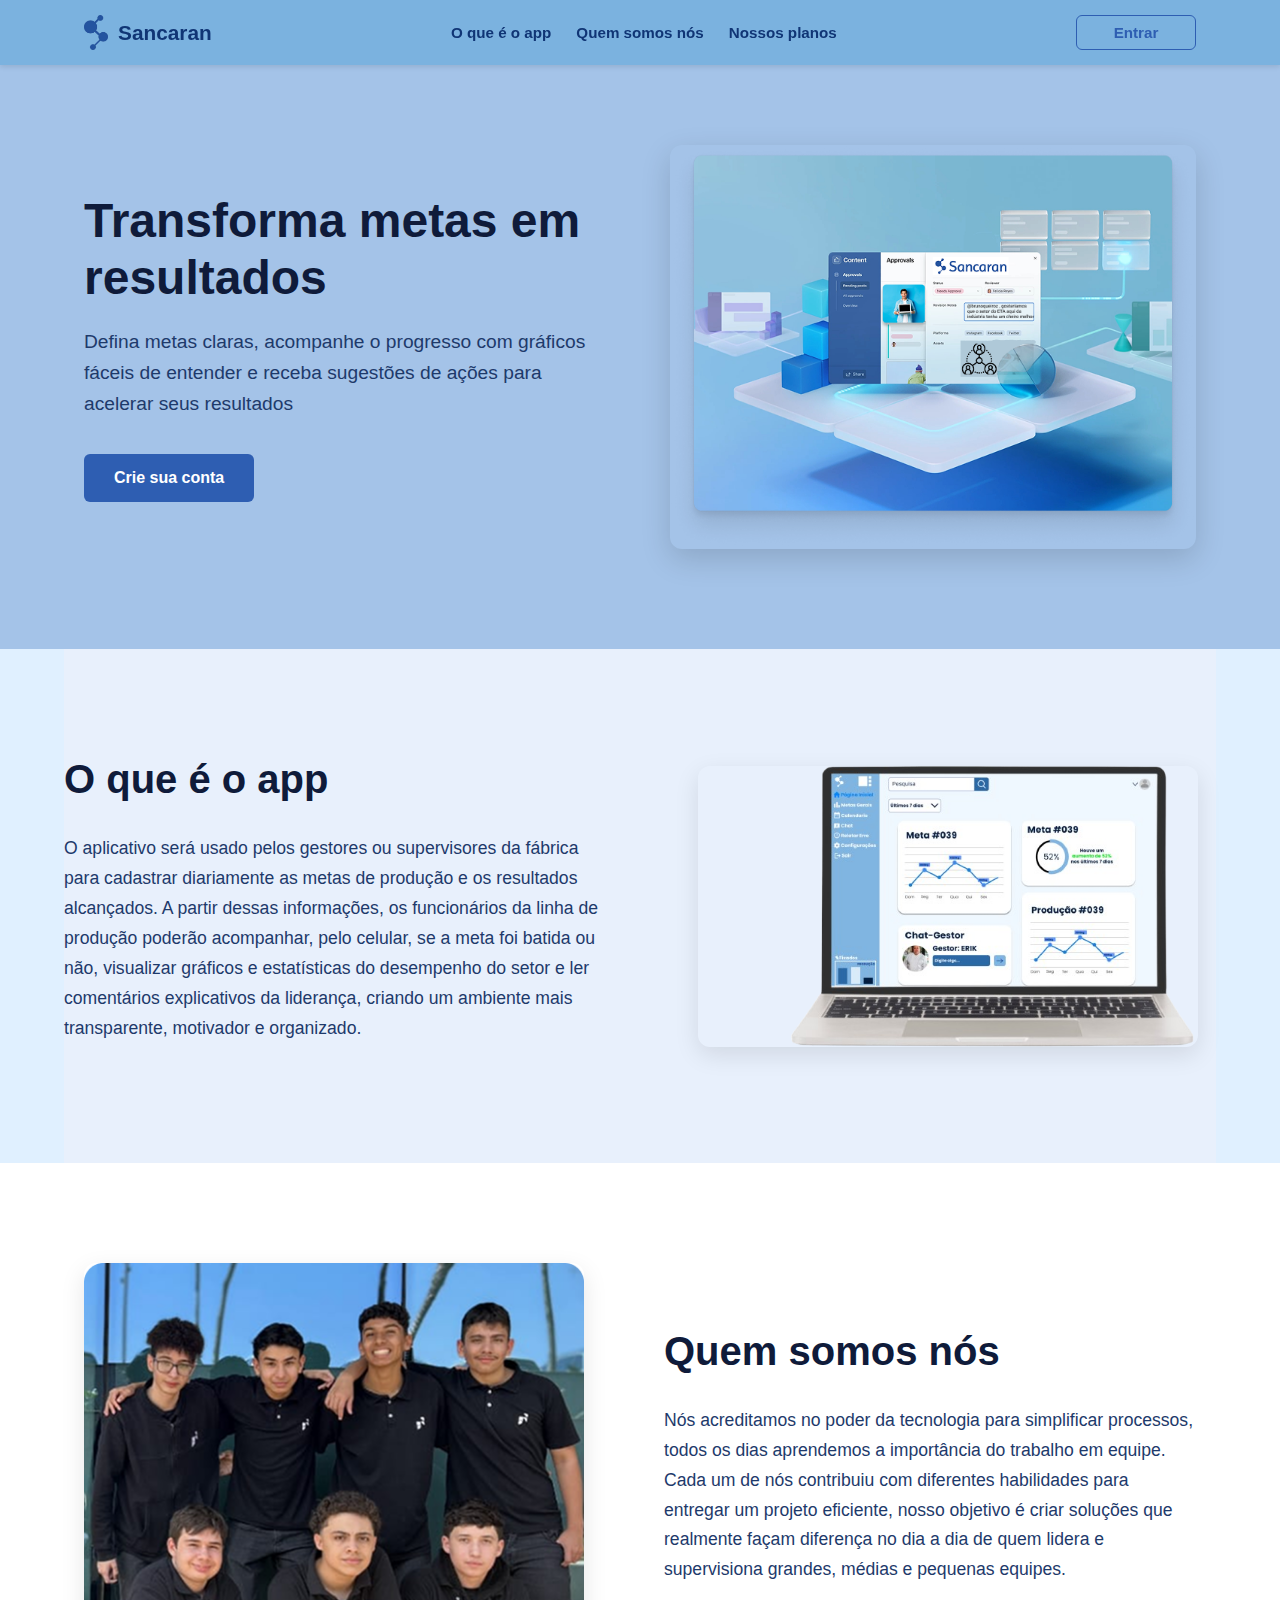
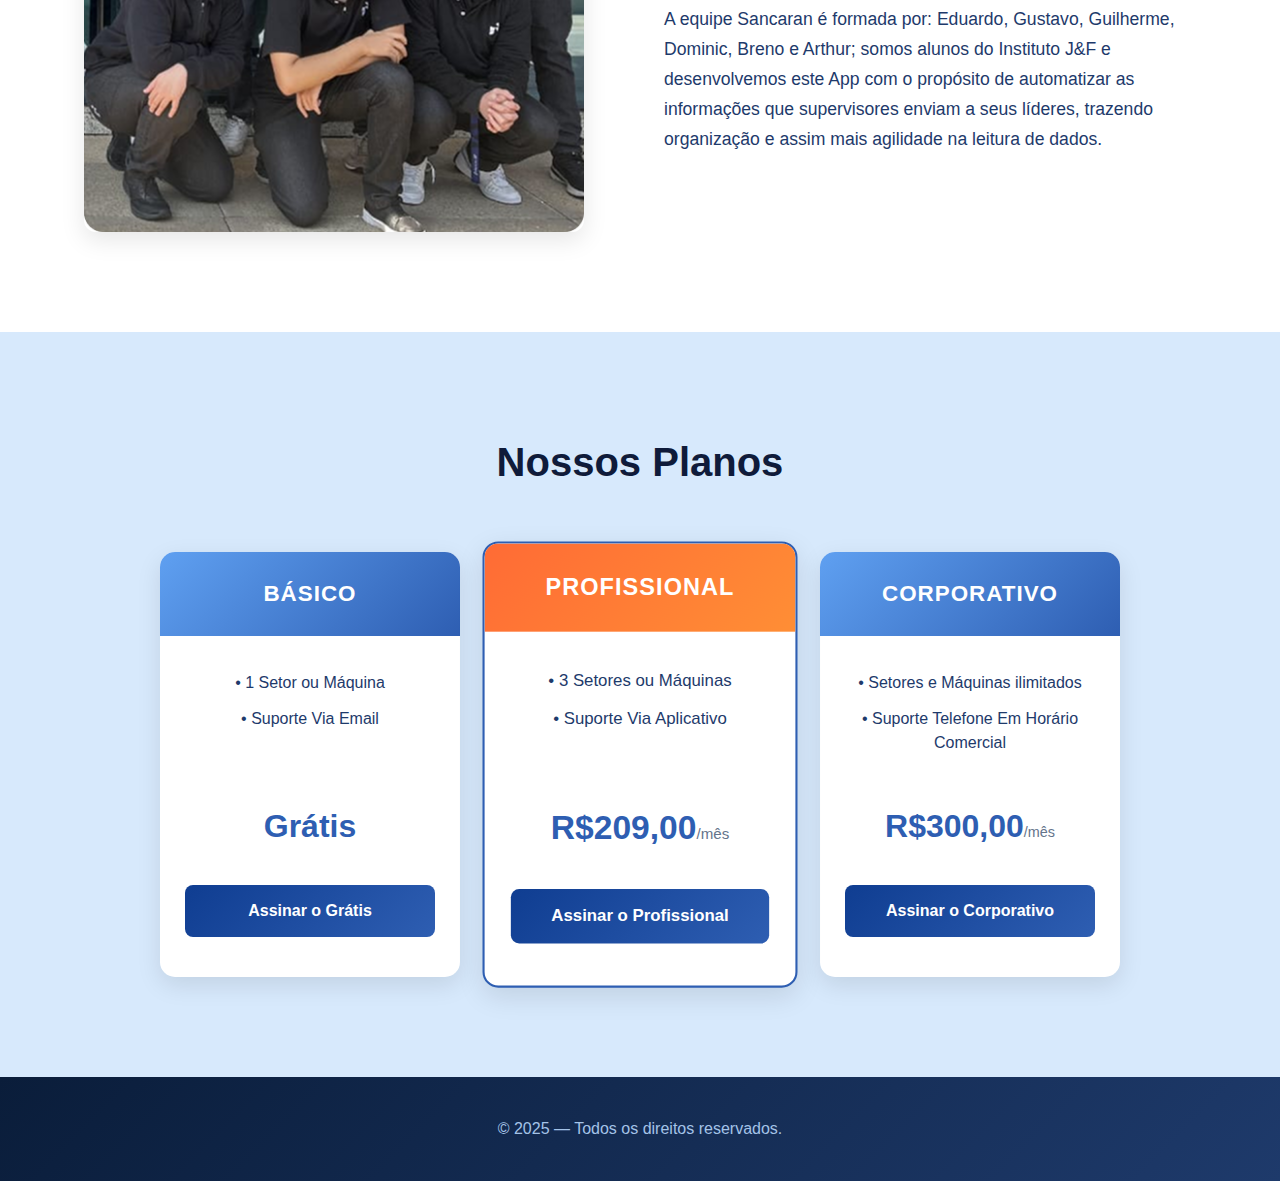
<file: index.html>
<!DOCTYPE html>
<html lang="pt-BR">
<head>
  <meta charset="UTF-8" />
  <meta name="viewport" content="width=device-width, initial-scale=1" />
  <title>Sancaran</title>
  <link rel="stylesheet" href="css/style.css" />
</head>
<body>

<header>
  <div class="container">
    <div class="logo">
      <img src="imgs/logo.png" alt="Logo Sancaran">Sancaran
    </div>
    <nav>
      <ul>
        <li><a href="#sobre-app">O que é o app <span></span></a></li>
        <li><a href="#sobre-equipe">Quem somos nós <span></span></a></li>
        <li><a href="#planos">Nossos planos <span></span></a></li>
      </ul>
    </nav>
    <div class="header-buttons">
      <div class="dropdown">
        <button class="dropdown-toggle">Entrar</button>
        <div class="dropdown-menu">
          <a href="loginRestrito.html">Área Restrita</a>
          <a href="entrarConta.html">Conta</a>
        </div>
      </div>
    </div>
  </div>
</header>

<section class="hero">
  <div class="container hero-content">
    <div class="hero-text">
      <h1>Transforma metas em resultados</h1>
      <p>
        Defina metas claras, acompanhe o progresso com gráficos fáceis de entender e receba sugestões de ações para acelerar seus resultados
      </p>
      <a href="criarconta.html" class="btn-primary">Crie sua conta</a>
    </div>
    <div class="hero-image">
      <img src="imgs/metasEmResultados.png" alt="Imagem do app Sancaran" />
    </div>
  </div>
</section>

<section id="sobre-app" class="about-app container">
  <div class="about-content">
    <div class="about-text">
      <h2>O que é o app</h2>
      <p>
        O aplicativo será usado pelos gestores ou supervisores da fábrica para cadastrar diariamente as metas de produção e os resultados alcançados. A partir dessas informações, os funcionários da linha de produção poderão acompanhar, pelo celular, se a meta foi batida ou não, visualizar gráficos e estatísticas do desempenho do setor e ler comentários explicativos da liderança, criando um ambiente mais transparente, motivador e organizado.
      </p>
    </div>
    <div class="about-image">
      <img src="imgs/OqueEhOApp.png" alt="Imagem explicativa do app" />
    </div>
  </div>
</section>

<section id="sobre-equipe" class="about-team">
  <div class="container about-team-content">
    <img src="imgs/quemSomos.png" alt="Equipe Sancaran" class="team-photo" />
    <div class="team-text">
      <h2>Quem somos nós</h2>
      <p>
        Nós acreditamos no poder da tecnologia para simplificar processos, todos os dias aprendemos a importância do trabalho em equipe. Cada um de nós contribuiu com diferentes habilidades para entregar um projeto eficiente, nosso objetivo é criar soluções que realmente façam diferença no dia a dia de quem lidera e supervisiona grandes, médias e pequenas equipes.
      </p>
      <p>
        A equipe Sancaran é formada por: Eduardo, Gustavo, Guilherme, Dominic, Breno e Arthur; somos alunos do Instituto J&F e desenvolvemos este App com o propósito de automatizar as informações que supervisores enviam a seus líderes, trazendo organização e assim mais agilidade na leitura de dados.
      </p>
    </div>
  </div>
</section>

<section class="plans" id="planos">
  <h2>Nossos Planos</h2>
  <div class="plan-cards">
    <div class="plan-card basic">
      <div class="plan-header">Básico</div>
      <div class="plan-body">
        <ul>
          <li>• 1 Setor ou Máquina</li>
          <li>• Suporte Via Email</li>
        </ul>
        <div class="plan-price">Grátis</div>
        <a href="#" class="btn-secondary">Assinar o Grátis</a>
      </div>
    </div>

    <div class="plan-card professional">
      <div class="plan-header">Profissional</div>
      <div class="plan-body">
        <ul>
          <li>• 3 Setores ou Máquinas</li>
          <li>• Suporte Via Aplicativo</li>
        </ul>
        <div class="plan-price">R$209,00<span>/mês</span></div>
        <a href="#" class="btn-secondary">Assinar o Profissional</a>
      </div>
    </div>

    <div class="plan-card corporate">
      <div class="plan-header">Corporativo</div>
      <div class="plan-body">
        <ul>
          <li>• Setores e Máquinas ilimitados</li>
          <li>• Suporte Telefone Em Horário Comercial</li>
        </ul>
        <div class="plan-price">R$300,00<span>/mês</span></div>
        <a href="#" class="btn-secondary">Assinar o Corporativo</a>
      </div>
    </div>
  </div>
</section>

<footer class="footer">
  <p>© 2025 — Todos os direitos reservados.</p>
</footer>

<script>
  // Dropdown do botão "Entrar"
  const dropdownToggle = document.querySelector('.dropdown-toggle');
  const dropdownMenu = document.querySelector('.dropdown-menu');

  dropdownToggle.addEventListener('click', () => {
    dropdownMenu.classList.toggle('show');
  });

  // Fecha dropdown se clicar fora
  window.addEventListener('click', e => {
    if (!dropdownToggle.contains(e.target) && !dropdownMenu.contains(e.target)) {
      dropdownMenu.classList.remove('show');
    }
  });
</script>

</body>
</html>
</file>
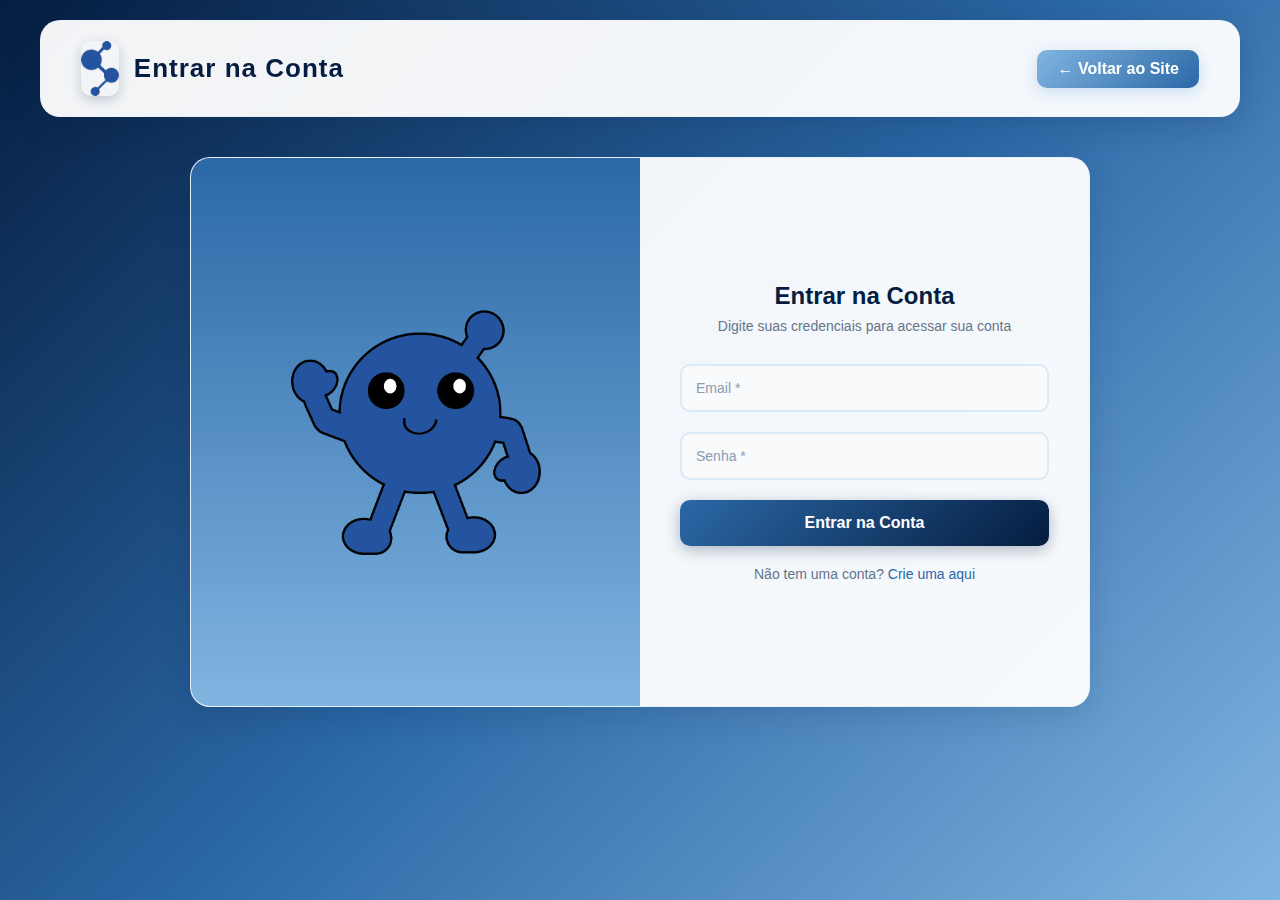
<file: entrarConta.html>
<!DOCTYPE html>
<html lang="pt-br">
<head>
    <meta charset="UTF-8">
    <meta name="viewport" content="width=device-width, initial-scale=1.0">
    <title>Entrar na Conta - Sancaran</title>
    <link rel="stylesheet" href="css/entrarConta.css">
    <style>
        .alert { display: none; padding: 8px; margin-bottom: 10px; border-radius: 4px; }
        .error-alert { background-color: #fee2e2; color: #b91c1c; }
        .success-alert { background-color: #dcfce7; color: #166534; }
    </style>
</head>
<body>
<header class="painel-header">
    <div class="header-content">
        <div class="logo-area">
            <img src="imgs/logo.png" alt="Logo Sancaran" class="logo-img">
            <h1>Entrar na Conta</h1>
        </div>
        <a href="index.html" class="back-btn">← Voltar ao Site</a>
    </div>
</header>

<main class="login-container">
    <div class="mascote-side">
        <img src="imgs/pet.png" alt="Mascote Sancaran" class="mascote-img">
    </div>

    <div class="form-side">
        <!-- Mensagens de alerta estáticas -->
        <div id="error-alert" class="alert error-alert">⚠️ Erro ao entrar!</div>
        <div id="success-alert" class="alert success-alert">✅ Login realizado com sucesso!</div>

        <form action="#" method="post" class="auth-form">
            <h2>Entrar na Conta</h2>
            <p class="form-subtitle">Digite suas credenciais para acessar sua conta</p>

            <div class="form-group">
                <input type="email" id="email" name="email" placeholder="Email *" required class="form-input">
            </div>

            <div class="form-group">
                <input type="password" id="password" name="password" placeholder="Senha *" required class="form-input">
            </div>

            <button type="submit" class="btn-primary">
                <span class="btn-text">Entrar na Conta</span>
            </button>

            <div class="auth-footer">
                <p>Não tem uma conta? <a href="criarConta.html" class="link">Crie uma aqui</a></p>
            </div>
        </form>
    </div>
</main>

<script>
    document.querySelector('.auth-form').addEventListener('submit', function(e) {
        const email = document.getElementById('email').value;
        const password = document.getElementById('password').value;

        if (!email || !password) {
            e.preventDefault();
            alert('Por favor, preencha todos os campos obrigatórios.');
            return false;
        }

        const emailRegex = /^[^\s@]+@[^\s@]+\.[^\s@]+$/;
        if (!emailRegex.test(email)) {
            e.preventDefault();
            alert('Por favor, digite um email válido.');
            return false;
        }

        // Simulação de login (sem servidor)
        e.preventDefault();
        document.getElementById('success-alert').style.display = 'block';
        document.getElementById('error-alert').style.display = 'none';
    });
</script>
</body>
</html>
</file>
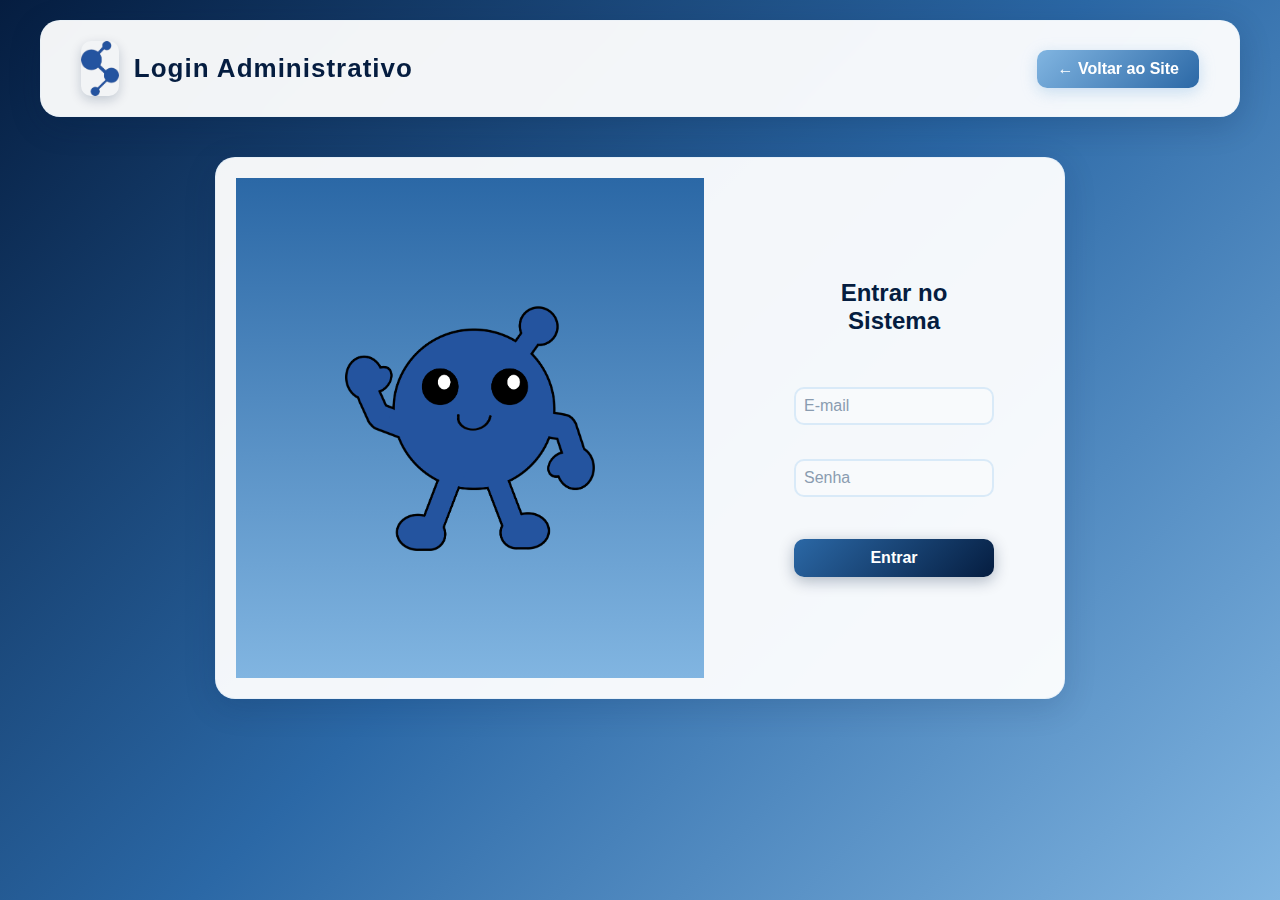
<file: loginRestrito.html>
<!DOCTYPE html>
<html lang="pt-BR">
<head>
  <meta charset="UTF-8">
  <title>Login - Painel Administrativo</title>
  <link rel="stylesheet" href="css/loginADM.css?v=2.1">
  <style>
    .erro { color: #dc2626; margin-top: 10px; }
    .login-container { display: flex; align-items: center; justify-content: center; padding: 20px; gap: 40px; }
    .mascote-side img { max-width: 250px; }
    .login-form { display: flex; flex-direction: column; gap: 10px; max-width: 300px; width: 100%; }
    .login-form input { padding: 8px; font-size: 16px; }
    .login-form button { padding: 10px; font-size: 16px; cursor: pointer; }
  </style>
</head>
<body>

<header class="painel-header">
  <div class="header-content">
    <div class="logo-area">
      <img src="imgs/logo.png" alt="Logo" class="logo-img">
      <h1>Login Administrativo</h1>
    </div>
    <a href="index.html" class="back-btn">← Voltar ao Site</a>
  </div>
</header>

<main class="login-container">
  <div class="mascote-side">
    <img src="imgs/pet.png" alt="Mascote" class="mascote-img">
  </div>

  <form action="#" method="post" class="login-form">
    <h2>Entrar no Sistema</h2>
    <input type="email" name="email" placeholder="E-mail" required>
    <input type="password" name="senha" placeholder="Senha" required>
    <button type="submit">Entrar</button>

    <!-- Mensagens de erro simuladas -->
    <p class="erro" id="erro1" style="display:none;">Usuário ou senha inválidos!</p>
    <p class="erro" id="erro2" style="display:none;">Acesso negado! Somente administradores podem entrar.</p>
  </form>
</main>

<script>
  // Simulação de erro (exemplo)
  // Para testar, altere o ID exibido
  // document.getElementById('erro1').style.display = 'block';
  // document.getElementById('erro2').style.display = 'block';
</script>

</body>
</html>
</file>
<file: css/style.css>
* {
    box-sizing: border-box;
    margin: 0;
    padding: 0;
}

body {
    font-family: "Segoe UI", Tahoma, Geneva, Verdana, sans-serif;
    background-color: #e0f0ff;
    color: #0f1b3a;
    line-height: 1.5;
}

.container {
    width: 90%;
    max-width: 1400px;
    margin: 0 auto;
    padding: 0 20px;
}

/* Header */
header {
    background-color: #7bb2df;
    padding: 15px 0;
    box-shadow: 0 2px 5px rgba(0, 0, 0, 0.1);
    position: sticky;
    top: 0;
    z-index: 1000;
}

header .container {
    display: flex;
    align-items: center;
    justify-content: space-between;
    gap: 20px;
}

.logo {
    display: flex;
    align-items: center;
    gap: 10px;
    font-weight: 700;
    font-size: 1.3rem;
    color: #103575;
    text-decoration: none;
}

.logo img {
    height: 35px;
    width: auto;
}

nav ul {
    list-style: none;
    display: flex;
    gap: 25px;
}

nav ul li a {
    color: #103575;
    font-weight: 600;
    text-decoration: none;
    font-size: 0.95rem;
    transition: color 0.3s ease;
}

nav ul li a:hover {
    color: #2e5eb2;
}

.header-buttons {
    display: flex;
    align-items: center;
    gap: 15px;
}

/* Botões */
.dropdown-toggle {
    background: none;
    border: 1.5px solid #2e5eb2;
    color: #2e5eb2;
    padding: 8px 24px;
    border-radius: 6px;
    cursor: pointer;
    font-weight: 600;
    transition: all 0.3s ease;
    text-decoration: none;
    display: inline-block;
    font-family: inherit;
    font-size: 0.95rem;
    min-width: 120px;
}

.dropdown-toggle:hover {
    background-color: #2e5eb2;
    color: white;
}

.btn-primary {
    background-color: #2e5eb2;
    border: none;
    color: white;
    padding: 12px 30px;
    font-weight: 600;
    border-radius: 6px;
    cursor: pointer;
    transition: all 0.3s ease;
    text-decoration: none;
    display: inline-block;
    font-size: 1rem;
    text-align: center;
}

.btn-primary:hover {
    background-color: #214c8a;
    transform: translateY(-2px);
    box-shadow: 0 4px 12px rgba(46, 94, 178, 0.3);
}

/* Dropdown */
.dropdown {
    position: relative;
    display: inline-block;
}

.dropdown-menu {
    display: none;
    position: absolute;
    top: 100%;
    right: 0;
    background-color: white;
    min-width: 160px;
    box-shadow: 0 4px 12px rgba(0, 0, 0, 0.1);
    border-radius: 6px;
    z-index: 1000;
    margin-top: 8px;
    overflow: hidden;
    border: 1px solid #e2e8f0;
}

.dropdown-menu a {
    display: block;
    padding: 12px 16px;
    color: #0f1b3a;
    text-decoration: none;
    font-weight: 500;
    transition: background-color 0.3s ease;
    border-bottom: 1px solid #f0f0f0;
    font-size: 0.9rem;
}

.dropdown-menu a:last-child {
    border-bottom: none;
}

.dropdown-menu a:hover {
    background-color: #f5f9ff;
    color: #2e5eb2;
}

.dropdown:hover .dropdown-menu {
    display: block;
}

/* Hero Section */
.hero {
    background-color: #a4c3e8;
    padding: 80px 0 100px;
}

.hero-content {
    display: flex;
    align-items: center;
    justify-content: space-between;
    gap: 60px;
}

.hero-text {
    flex: 1;
    max-width: 600px;
}

.hero-text h1 {
    font-size: 3rem;
    margin-bottom: 20px;
    font-weight: 700;
    line-height: 1.2;
    color: #0f1b3a;
}

.hero-text p {
    font-size: 1.2rem;
    margin-bottom: 35px;
    color: #1e3a6b;
    line-height: 1.6;
}

.hero-image {
    flex: 1;
    display: flex;
    justify-content: center;
    align-items: center;
}

.hero-image img {
    width: 100%;
    max-width: 550px;
    border-radius: 12px;
    box-shadow: 0 10px 30px rgba(0, 0, 0, 0.15);
}

/* Seções com layout flex */
.about-app, .about-team {
    padding: 100px 0;
}

.about-app {
    background-color: #e8f0fc;
}

.about-team {
    background-color: #ffffff;
}

.about-content, .about-team-content {
    display: flex;
    align-items: center;
    justify-content: space-between;
    gap: 80px;
}

.about-text, .team-text {
    flex: 1;
    max-width: 550px;
}

.about-text h2, .team-text h2 {
    font-size: 2.5rem;
    font-weight: 700;
    margin-bottom: 25px;
    color: #0f1b3a;
}

.about-text p, .team-text p {
    font-size: 1.1rem;
    line-height: 1.7;
    color: #1e3a6b;
    margin-bottom: 20px;
}

.about-image, .team-photo {
    flex: 1;
    display: flex;
    justify-content: center;
    align-items: center;
}

.about-image img, .team-photo {
    width: 100%;
    max-width: 500px;
    border-radius: 12px;
    box-shadow: 0 8px 25px rgba(0, 0, 0, 0.1);
}

/* Planos */
.plans {
    background-color: #d7e9fc;
    padding: 100px 0;
}

.plans h2 {
    text-align: center;
    font-size: 2.5rem;
    font-weight: 700;
    margin-bottom: 60px;
    color: #0f1b3a;
}

.plan-cards {
    display: flex;
    justify-content: center;
    align-items: stretch;
    gap: 30px;
    flex-wrap: wrap;
}

.plan-card {
    background-color: #ffffff;
    border-radius: 15px;
    box-shadow: 0 8px 25px rgba(0, 0, 0, 0.1);
    width: 300px;
    display: flex;
    flex-direction: column;
    text-align: center;
    transition: all 0.3s ease;
    overflow: hidden;
}

.plan-card:hover {
    transform: translateY(-8px);
    box-shadow: 0 15px 40px rgba(0, 0, 0, 0.15);
}

.plan-header {
    background: linear-gradient(135deg, #5fa0f1, #2e5eb2);
    color: white;
    padding: 25px 0;
    font-size: 1.4rem;
    font-weight: 700;
    text-transform: uppercase;
    letter-spacing: 1px;
}

.plan-body {
    padding: 35px 25px 40px;
    display: flex;
    flex-direction: column;
    gap: 20px;
    flex-grow: 1;
}

.plan-body ul {
    list-style: none;
    padding: 0;
    margin: 0;
    flex-grow: 1;
}

.plan-body ul li {
    margin-bottom: 12px;
    font-size: 1rem;
    color: #1e3a6b;
    line-height: 1.5;
}

.plan-price {
    font-size: 2rem;
    font-weight: 700;
    color: #2e5eb2;
    margin: 15px 0;
}

.plan-price span {
    font-size: 0.9rem;
    font-weight: 500;
    color: #64748b;
}

.btn-secondary {
    background: linear-gradient(135deg, #0f3d91, #2e5eb2);
    color: white;
    border: none;
    border-radius: 8px;
    padding: 14px 25px;
    font-weight: 600;
    font-size: 1rem;
    cursor: pointer;
    transition: all 0.3s ease;
    text-decoration: none;
    display: block;
    margin-top: auto;
}

.btn-secondary:hover {
    background: linear-gradient(135deg, #0d347c, #214c8a);
    transform: translateY(-2px);
    box-shadow: 0 4px 15px rgba(15, 61, 145, 0.3);
}

/* Destaque para plano profissional */
.plan-card.professional {
    transform: scale(1.05);
    border: 2px solid #2e5eb2;
}

.plan-card.professional:hover {
    transform: scale(1.05) translateY(-8px);
}

.plan-card.professional .plan-header {
    background: linear-gradient(135deg, #ff6b35, #ff8e35);
}

/* Footer */
.footer {
    background: linear-gradient(135deg, #0a1d3a, #1e3a6b);
    color: white;
    padding: 40px 0;
    text-align: center;
}

.footer p {
    color: #a4c3e8;
    font-size: 1rem;
}

/* Responsividade */
@media (max-width: 1024px) {
    .hero-content,
    .about-content,
    .about-team-content {
        gap: 40px;
    }

    .hero-text h1 {
        font-size: 2.5rem;
    }

    .plan-cards {
        gap: 20px;
    }

    .plan-card {
        width: 280px;
    }

    .plan-card.professional {
        transform: none;
    }

    .plan-card.professional:hover {
        transform: translateY(-8px);
    }
}

@media (max-width: 768px) {
    header .container {
        flex-direction: column;
        gap: 15px;
        text-align: center;
    }

    nav ul {
        flex-wrap: wrap;
        justify-content: center;
        gap: 15px;
    }

    .hero-content,
    .about-content,
    .about-team-content {
        flex-direction: column;
        text-align: center;
        gap: 40px;
    }

    .hero-text h1 {
        font-size: 2.2rem;
    }

    .hero-text p {
        font-size: 1.1rem;
    }

    .about-text h2,
    .team-text h2,
    .plans h2 {
        font-size: 2rem;
    }

    .plans h2 {
        margin-bottom: 40px;
    }

    .plan-cards {
        flex-direction: column;
        align-items: center;
    }

    .plan-card {
        width: 100%;
        max-width: 350px;
    }
}

@media (max-width: 480px) {
    .container {
        width: 95%;
        padding: 0 15px;
    }

    .hero {
        padding: 60px 0 80px;
    }

    .hero-text h1 {
        font-size: 1.8rem;
    }

    .about-app,
    .about-team,
    .plans {
        padding: 60px 0;
    }

    .about-text h2,
    .team-text h2,
    .plans h2 {
        font-size: 1.8rem;
    }

    .btn-primary {
        padding: 10px 25px;
        font-size: 0.95rem;
    }

    .dropdown-toggle {
        padding: 8px 20px;
        min-width: 100px;
    }
}
</file>
<file: css/entrarConta.css>
* {
    margin: 0;
    padding: 0;
    box-sizing: border-box;
    font-family: 'Segoe UI', Tahoma, Geneva, Verdana, sans-serif;
}

body {
    background: linear-gradient(135deg, #051D40 0%, #2B68A6 50%, #81B5E1 100%);
    min-height: 100vh;
    display: flex;
    flex-direction: column;
    align-items: center;
    padding: 20px;
}

/* HEADER */
.painel-header {
    background: rgba(255, 255, 255, 0.95);
    backdrop-filter: blur(10px);
    color: #051D40;
    width: 100%;
    max-width: 1200px;
    padding: 20px 40px;
    box-shadow: 0 8px 32px rgba(5, 29, 64, 0.2);
    border-radius: 20px;
    margin-bottom: 40px;
    display: flex;
    justify-content: center;
    align-items: center;
    border: 1px solid rgba(217, 234, 248, 0.3);
    animation: fadeInDown 0.6s ease forwards;
}

.header-content {
    display: flex;
    align-items: center;
    justify-content: space-between;
    width: 100%;
    gap: 20px;
}

.logo-area {
    display: flex;
    align-items: center;
    gap: 15px;
}

.logo-area .logo-img {
    height: 55px;
    width: auto;
    object-fit: contain;
    border-radius: 10px;
    box-shadow: 0 4px 12px rgba(5, 29, 64, 0.2);
}

.logo-area h1 {
    font-size: 26px;
    font-weight: 700;
    color: #051D40;
    letter-spacing: 1px;
}

.back-btn {
    background: linear-gradient(135deg, #81B5E1, #2B68A6);
    color: white;
    text-decoration: none;
    padding: 10px 20px;
    border-radius: 10px;
    font-weight: 600;
    transition: all 0.3s ease;
    box-shadow: 0 4px 15px rgba(129, 181, 225, 0.4);
    display: flex;
    align-items: center;
    gap: 8px;
}

.back-btn:hover {
    transform: translateY(-2px);
    box-shadow: 0 6px 20px rgba(129, 181, 225, 0.6);
    background: linear-gradient(135deg, #2B68A6, #81B5E1);
}

/* CONTAINER PRINCIPAL */
.login-container {
    display: flex;
    align-items: stretch;
    background: rgba(255, 255, 255, 0.95);
    border-radius: 20px;
    box-shadow: 0 8px 32px rgba(5, 29, 64, 0.15);
    overflow: hidden;
    width: 900px;
    max-width: 900px;
    min-height: 550px;
    border: 1px solid rgba(217, 234, 248, 0.5);
    animation: fadeInUp 0.8s ease forwards;
}

/* LADO DO MASCOTE */
.mascote-side {
    background: linear-gradient(180deg, #2B68A6, #81B5E1);
    flex: 1;
    display: flex;
    justify-content: center;
    align-items: center;
    padding: 40px;
}

.mascote-img {
    width: 250px;
    height: auto;
    object-fit: contain;
    transition: transform 0.3s ease;
}

.mascote-img:hover {
    transform: scale(1.05);
}

/* LADO DO FORMULÁRIO */
.form-side {
    flex: 1;
    padding: 40px;
    display: flex;
    flex-direction: column;
    justify-content: center;
}

.auth-form h2 {
    text-align: center;
    color: #051D40;
    margin-bottom: 8px;
    font-size: 24px;
    font-weight: 700;
}

.form-subtitle {
    text-align: center;
    color: #64748b;
    margin-bottom: 30px;
    font-size: 14px;
}

/* FORM GROUPS */
.form-group {
    margin-bottom: 20px;
}

.form-input {
    width: 100%;
    padding: 14px;
    border-radius: 10px;
    border: 2px solid #D9EAF8;
    font-size: 14px;
    transition: 0.3s;
    background: #f8fafc;
}

.form-input:focus {
    border-color: #2B68A6;
    outline: none;
    box-shadow: 0 0 12px rgba(43, 104, 166, 0.2);
    background: white;
}

.form-input::placeholder {
    color: #8a9cb0;
}

/* BOTÃO */
.btn-primary {
    width: 100%;
    padding: 14px;
    background: linear-gradient(135deg, #2B68A6, #051D40);
    color: white;
    border: none;
    border-radius: 10px;
    font-size: 16px;
    font-weight: 600;
    cursor: pointer;
    transition: 0.3s;
    box-shadow: 0 4px 15px rgba(5, 29, 64, 0.3);
    margin-bottom: 20px;
}

.btn-primary:hover {
    transform: translateY(-2px);
    box-shadow: 0 6px 20px rgba(5, 29, 64, 0.4);
    background: linear-gradient(135deg, #051D40, #2B68A6);
}

/* ALERTAS */
.alert {
    padding: 12px 16px;
    border-radius: 10px;
    margin-bottom: 20px;
    display: flex;
    align-items: center;
    gap: 12px;
    font-size: 14px;
}

.error-alert {
    background: #fef2f2;
    border: 1px solid #fecaca;
    color: #dc2626;
}

.success-alert {
    background: #f0fdf4;
    border: 1px solid #bbf7d0;
    color: #16a34a;
}

.alert-icon {
    font-size: 16px;
}

.alert-message {
    font-weight: 500;
}

/* LINK */
.link {
    color: #2B68A6;
    text-decoration: none;
    font-weight: 500;
}

.link:hover {
    text-decoration: underline;
}

/* FOOTER */
.auth-footer {
    text-align: center;
    color: #64748b;
    font-size: 14px;
}

/* ANIMAÇÕES */
@keyframes fadeInUp {
    from {
        opacity: 0;
        transform: translateY(20px);
    }
    to {
        opacity: 1;
        transform: translateY(0);
    }
}

@keyframes fadeInDown {
    from {
        opacity: 0;
        transform: translateY(-20px);
    }
    to {
        opacity: 1;
        transform: translateY(0);
    }
}

/* RESPONSIVO */
@media (max-width: 900px) {
    .login-container {
        flex-direction: column;
        width: 95%;
        max-width: 500px;
    }

    .mascote-side {
        width: 100%;
        padding: 30px;
        min-height: 200px;
    }

    .mascote-img {
        width: 180px;
    }

    .form-side {
        padding: 30px;
        width: 100%;
    }
}

@media (max-width: 768px) {
    .header-content {
        flex-direction: column;
        gap: 15px;
        text-align: center;
    }

    .back-btn {
        order: 2;
    }

    .painel-header {
        padding: 15px 25px;
        margin-bottom: 30px;
    }

    .logo-area h1 {
        font-size: 22px;
    }

    .logo-area .logo-img {
        height: 45px;
    }
}

@media (max-width: 480px) {
    body {
        padding: 10px;
    }

    .form-side {
        padding: 20px;
    }

    .auth-form h2 {
        font-size: 20px;
    }

    .mascote-side {
        padding: 20px;
        min-height: 150px;
    }

    .mascote-img {
        width: 140px;
    }

    .painel-header {
        padding: 12px 20px;
    }
}

/* ESTILOS PARA INPUTS COM FOCO */
.form-input.focused {
    border-color: #2B68A6;
    background: white;
}
</file>
<file: css/loginADM.css>
* {
    margin: 0;
    padding: 0;
    box-sizing: border-box;
    font-family: 'Segoe UI', Tahoma, Geneva, Verdana, sans-serif;
}

body {
    background: linear-gradient(135deg, #051D40 0%, #2B68A6 50%, #81B5E1 100%);
    min-height: 100vh;
    display: flex;
    flex-direction: column;
    align-items: center;
    padding: 20px;
}

/* HEADER IGUAL AO PAINEL RESTRITO */
.painel-header {
    background: rgba(255, 255, 255, 0.95);
    backdrop-filter: blur(10px);
    color: #051D40;
    width: 100%;
    max-width: 1200px;
    padding: 20px 40px;
    box-shadow: 0 8px 32px rgba(5, 29, 64, 0.2);
    border-radius: 20px;
    margin-bottom: 40px;
    display: flex;
    justify-content: center;
    align-items: center;
    border: 1px solid rgba(217, 234, 248, 0.3);
    animation: fadeInDown 0.6s ease forwards;
}

.header-content {
    display: flex;
    align-items: center;
    justify-content: space-between;
    width: 100%;
    gap: 20px;
}

.logo-area {
    display: flex;
    align-items: center;
    gap: 15px;
}

.logo-area .logo-img {
    height: 55px;
    width: auto;
    object-fit: contain;
    border-radius: 10px;
    box-shadow: 0 4px 12px rgba(5, 29, 64, 0.2);
}

.logo-area h1 {
    font-size: 26px;
    font-weight: 700;
    color: #051D40;
    letter-spacing: 1px;
}

/* BOTÃO VOLTAR */
.back-btn {
    background: linear-gradient(135deg, #81B5E1, #2B68A6);
    color: white;
    text-decoration: none;
    padding: 10px 20px;
    border-radius: 10px;
    font-weight: 600;
    transition: all 0.3s ease;
    box-shadow: 0 4px 15px rgba(129, 181, 225, 0.4);
    display: flex;
    align-items: center;
    gap: 8px;
}

.back-btn:hover {
    transform: translateY(-2px);
    box-shadow: 0 6px 20px rgba(129, 181, 225, 0.6);
    background: linear-gradient(135deg, #2B68A6, #81B5E1);
}

/* CONTAINER DO LOGIN */
.login-container {
    display: flex;
    align-items: center;
    justify-content: space-between;
    background: rgba(255, 255, 255, 0.95);
    border-radius: 20px;
    box-shadow: 0 8px 32px rgba(5, 29, 64, 0.15);
    overflow: hidden;
    width: 850px;
    border: 1px solid rgba(217, 234, 248, 0.5);
    animation: fadeInUp 0.8s ease forwards;
}

/* LADO DO MASCOTE - SIMPLES */
.mascote-side {
    background: linear-gradient(180deg, #2B68A6, #81B5E1);
    flex: 1;
    display: flex;
    justify-content: center;
    align-items: center;
    padding: 40px;
    min-height: 500px;
}

.mascote-img {
    width: 280px;
    height: auto;
    object-fit: contain;
    border-radius: 0; /* SEM BORDA REDONDA */
    box-shadow: none; /* SEM SOMBRA */
    background: transparent; /* SEM FUNDO */
    padding: 0; /* SEM PADDING */
    border: none; /* SEM BORDA */
    transition: transform 0.3s ease;
}

.mascote-img:hover {
    transform: scale(1.05);
}

/* FORMULÁRIO */
.login-form {
    flex: 1;
    padding: 50px;
    display: flex;
    flex-direction: column;
    justify-content: center;
    min-height: 500px;
}

.login-form h2 {
    text-align: center;
    color: #051D40;
    margin-bottom: 30px;
    font-size: 24px;
    font-weight: 700;
}

.login-form input {
    width: 100%;
    padding: 14px;
    margin: 12px 0;
    border-radius: 10px;
    border: 2px solid #D9EAF8;
    font-size: 15px;
    transition: 0.3s;
    background: #f8fafc;
}

.login-form input:focus {
    border-color: #2B68A6;
    outline: none;
    box-shadow: 0 0 12px rgba(43, 104, 166, 0.2);
    background: white;
}

.login-form button {
    margin-top: 20px;
    padding: 14px;
    background: linear-gradient(135deg, #2B68A6, #051D40);
    color: white;
    border: none;
    border-radius: 10px;
    font-size: 16px;
    font-weight: 600;
    cursor: pointer;
    transition: 0.3s;
    box-shadow: 0 4px 15px rgba(5, 29, 64, 0.3);
}

.login-form button:hover {
    transform: translateY(-2px);
    box-shadow: 0 6px 20px rgba(5, 29, 64, 0.4);
    background: linear-gradient(135deg, #051D40, #2B68A6);
}

.erro {
    color: #cc2b2b;
    text-align: center;
    margin-top: 15px;
    font-weight: 500;
    padding: 12px;
    background: rgba(204, 43, 43, 0.1);
    border-radius: 8px;
    border-left: 4px solid #cc2b2b;
    font-size: 14px;
}

/* RESPONSIVO */
@media (max-width: 850px) {
    .login-container {
        flex-direction: column;
        width: 95%;
        max-width: 500px;
    }

    .mascote-side {
        width: 100%;
        padding: 30px;
        min-height: 300px;
    }

    .mascote-img {
        width: 220px;
        max-width: 100%;
    }

    .login-form {
        padding: 35px;
        width: 100%;
        min-height: auto;
    }
}

@media (max-width: 768px) {
    .header-content {
        flex-direction: column;
        gap: 15px;
        text-align: center;
    }

    .back-btn {
        order: 2;
    }

    .painel-header {
        padding: 15px 25px;
        margin-bottom: 30px;
    }

    .logo-area h1 {
        font-size: 22px;
    }

    .logo-area .logo-img {
        height: 45px;
    }

    .login-form h2 {
        font-size: 22px;
        margin-bottom: 25px;
    }
}

@media (max-width: 480px) {
    body {
        padding: 10px;
    }

    .login-form {
        padding: 25px;
    }

    .login-form h2 {
        font-size: 20px;
    }

    .login-form input,
    .login-form button {
        padding: 12px;
    }

    .mascote-side {
        padding: 20px;
        min-height: 250px;
    }

    .mascote-img {
        width: 180px;
    }

    .painel-header {
        padding: 12px 20px;
    }
}

/* ANIMAÇÕES */
@keyframes fadeInUp {
    from {
        opacity: 0;
        transform: translateY(20px);
    }
    to {
        opacity: 1;
        transform: translateY(0);
    }
}

@keyframes fadeInDown {
    from {
        opacity: 0;
        transform: translateY(-20px);
    }
    to {
        opacity: 1;
        transform: translateY(0);
    }
}

/* ESTILOS PARA LIMPAR CACHE */
body::after {
    content: "v2.2";
    display: none;
}

/* EFEITO DE FOCO MELHORADO */
.login-form input:valid {
    border-color: #81B5E1;
}

/* PLACEHOLDER ESTILIZADO */
.login-form input::placeholder {
    color: #8a9cb0;
    font-weight: 400;
}
</file>
